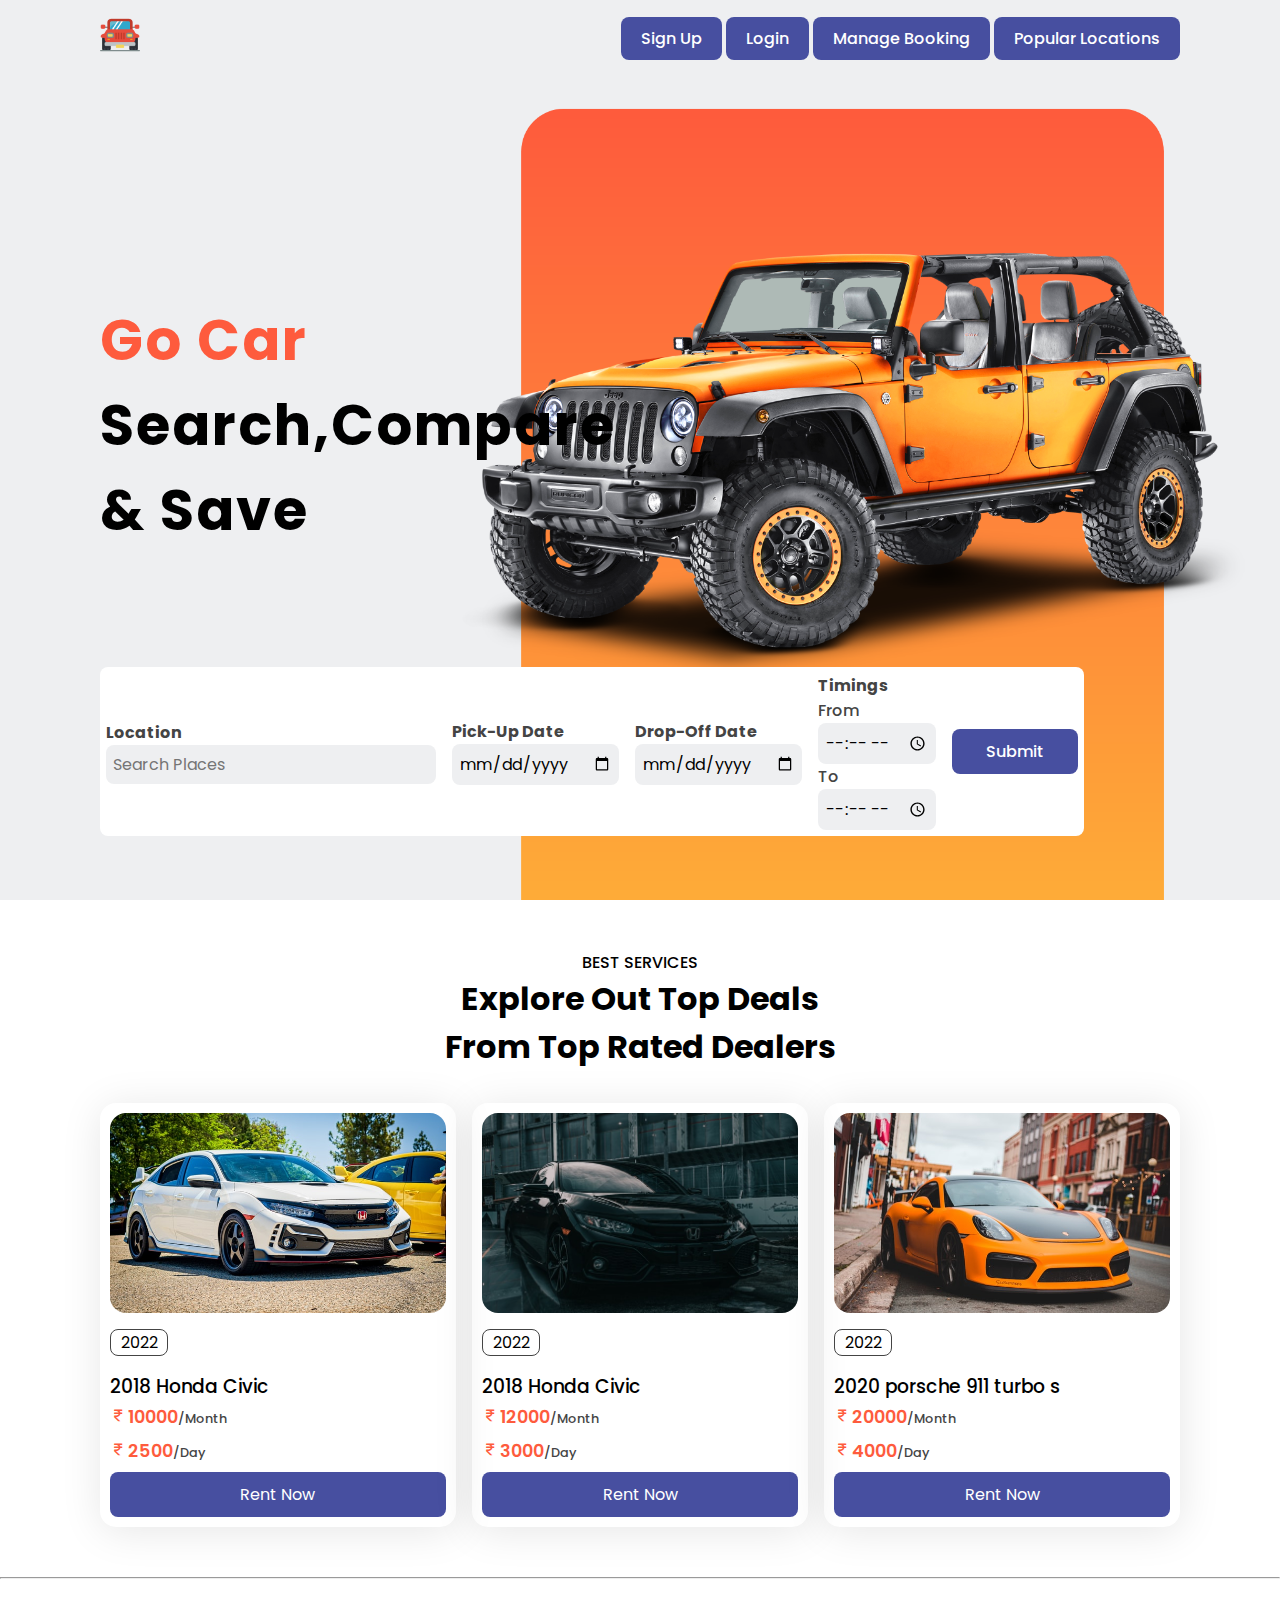
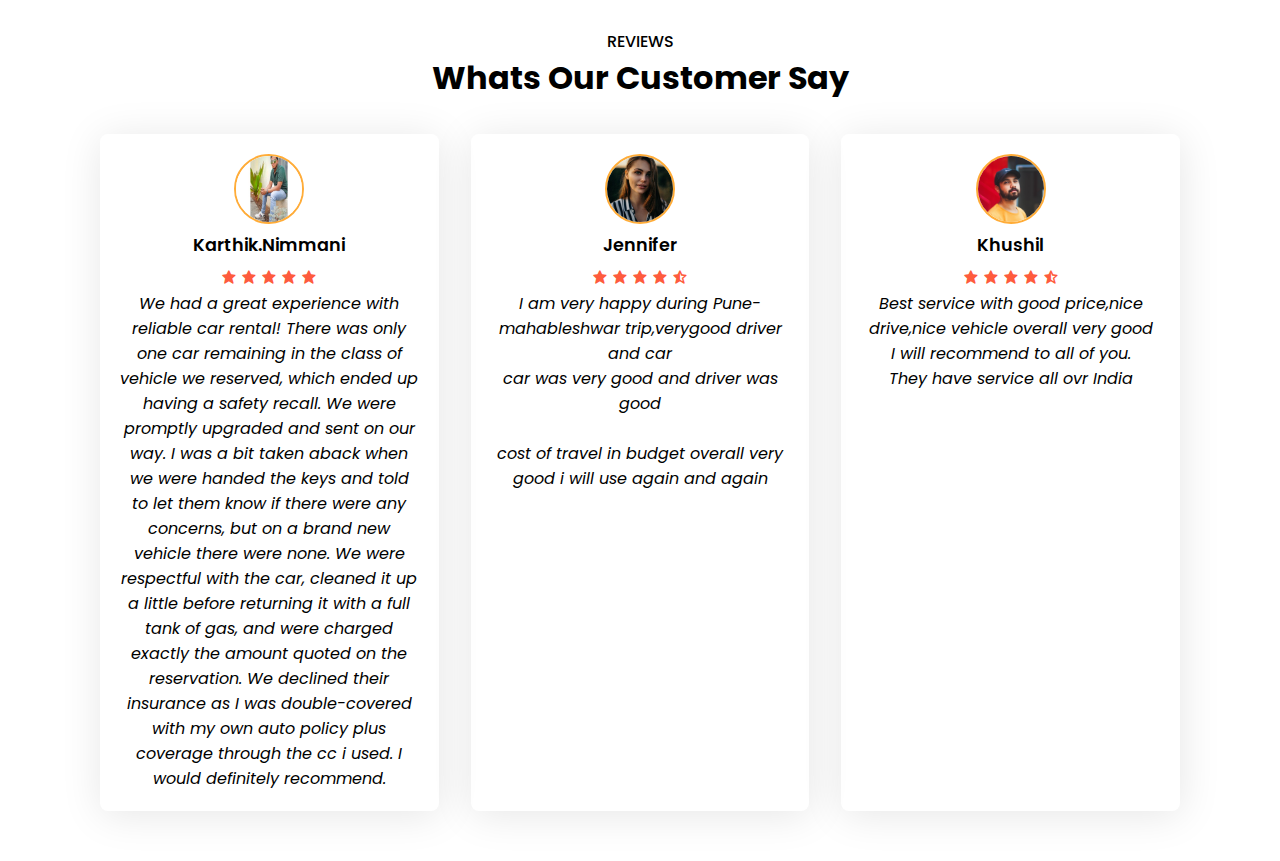
<file: Index.html>
<!DOCTYPE html>
<html lang="en">
<head>
    <meta charset="UTF-8">
    <meta http-equiv="X-UA-Compatible" content="IE=edge">
    <meta name="viewport" content="width=device-width, initial-scale=1.0">
    <title>Go Car</title>
    <link rel="icon" type="image/x-icon" href="img/jeep.png">
    <link rel="stylesheet" href="style.css">
    <!-- box icons -->
    <link rel="stylesheet"
    href="https://cdn.jsdelivr.net/npm/boxicons@latest/css/boxicons.min.css">
</head>
<body>
    <header>
        <a href="car rental.html" class="logo"><img src="img/jeep.png" alt="jeep"></a>
        

        <div class="header-btn">
            <a href="sign up .html" class="sign-in">Sign Up</a>
            <a href="#" class="login">Login</a>
            <a href="#" class="booking">Manage Booking</a>
            <a href="#" class="locations">Popular Locations</a> 
        </div>
        
    </header>

    <!-- home -->
    <section class="home" id="home">
        <div class="text">
            <h1><span>Go Car</span><br>Search,Compare & Save</h1>
            
        <br><br>    
        </div>
        <div class="form-container">
            <form action="">
                <div class="input-box">
                    <span><b>Location</b></span>
                    <input type="search" name="location" placeholder="Search Places">
                </div>
                <div class="input-box">
                    <span><b>Pick-Up Date</b></span>
                    <input type="date" name="" id="">
                </div>
                <div class="input-box">
                    <span><b>Drop-Off Date</b></span>
                    <input type="date" name="" id="">
                </div> 
                 
                <div class="input-box">
                    <span><b>Timings</b></span>
                    <span>From</span>
                    <input type="time" name="check-out">
                    <span>To</span>
                    <input type="time" name="check-in">
                </div>
                <input type="submit" name="" id="" class="btn">
            </form>    
        </div>

    </section>
    <!-- services -->
    <section class="serices" id="services">
        <div class="heading">
            <span>Best Services</span>
            <h1>Explore Out Top Deals<br>From Top Rated Dealers</h1>
        </div>
        <div class="services-container">
            <div class="box">
                <div class="box-img">
                    <img src="img/car1.jpg" alt="civic">
                </div>
                <p>2022</p>
                <h3>2018 Honda Civic</h3>
                <h2><i class='bx bx-rupee'></i>10000<span>/Month</span></h2>
                <h2><i class='bx bx-rupee'></i>2500<span>/Day</span></h2>
                <a href="#" class="btn">Rent Now</a>
            </div>



            <div class="box">
                <div class="box-img">
                    <img src="img/car3.jpg" alt="">
                </div>
                <p>2022</p>
                <h3>2018 Honda Civic</h3>
                <h2><i class='bx bx-rupee'></i>12000<span>/Month</span></h2>
                <h2><i class='bx bx-rupee'></i>3000<span>/Day</span></h2>
                <a href="#" class="btn">Rent Now</a>
            </div>



            <div class="box">
                <div class="box-img">
                    <img src="img/car6.jpg" alt="civic">
                </div>
                <p>2022</p>
                <h3>2020 porsche 911 turbo s</h3>
                <h2><i class='bx bx-rupee'></i>20000<span>/Month</span></h2>
                <h2><i class='bx bx-rupee'></i>4000<span>/Day</span></h2>
                <a href="#" class="btn">Rent Now</a>
            </div>
        </div>
        
    </section>
    <hr>
 
    <section class="reviews" id="reviews">
        <div class="heading">
            <span>Reviews</span>
            <h1>Whats Our Customer Say</h1>
        </div>
        <div class="reviews-container">
            <div class="box">
                <div class="review-img">
                    <img src="img/kar.jpg" alt="rev1">
                </div>
                <h2>Karthik.Nimmani</h2>
                <div class="stars">
                    <i class='bx bxs-star'></i>
                    <i class='bx bxs-star'></i>
                    <i class='bx bxs-star'></i>
                    <i class='bx bxs-star'></i>
                    <i class='bx bxs-star' ></i>
                </div>
                <p>We had a great experience with reliable car rental! There was only one car remaining in the class of vehicle we reserved, which ended up having a safety recall. We were promptly upgraded and sent on our way. I was a bit taken aback when we were handed the keys and told to let them know if there were any concerns, but on a brand new vehicle there were none. We were respectful with the car, cleaned it up a little before returning it with a full tank of gas, and were charged exactly the amount quoted on the reservation. We declined their insurance as I was double-covered with my own auto policy plus coverage through the cc i used. I would definitely recommend.</p>
            </div>


            <div class="box">
                <div class="review-img">
                    <img src="img/rev3.jpg" alt="rev1">
                </div>
                <h2>Jennifer</h2>
                <div class="stars">
                    <i class='bx bxs-star'></i>
                    <i class='bx bxs-star'></i>
                    <i class='bx bxs-star'></i>
                    <i class='bx bxs-star'></i>
                    <i class='bx bxs-star-half' ></i>
                </div>
                <p>I am very happy during Pune-mahableshwar trip,verygood driver and car<br>car was very good and driver was good<br><br>cost of travel in budget overall very good i will use again and again</p>
            </div>


            <div class="box">
                <div class="review-img">
                    <img src="img/rev2.jpg" alt="rev1">
                </div>
                <h2>Khushil</h2>
                <div class="stars">
                    <i class='bx bxs-star'></i>
                    <i class='bx bxs-star'></i>
                    <i class='bx bxs-star'></i>
                    <i class='bx bxs-star'></i>
                    <i class='bx bxs-star-half' ></i>
                </div>
                <p>Best service with good price,nice drive,nice vehicle overall very good <br>I will recommend to all of you.<br>They have service all ovr India</p>
            </div>
        </div>
    </section>


    
</body>
</html>
</file>
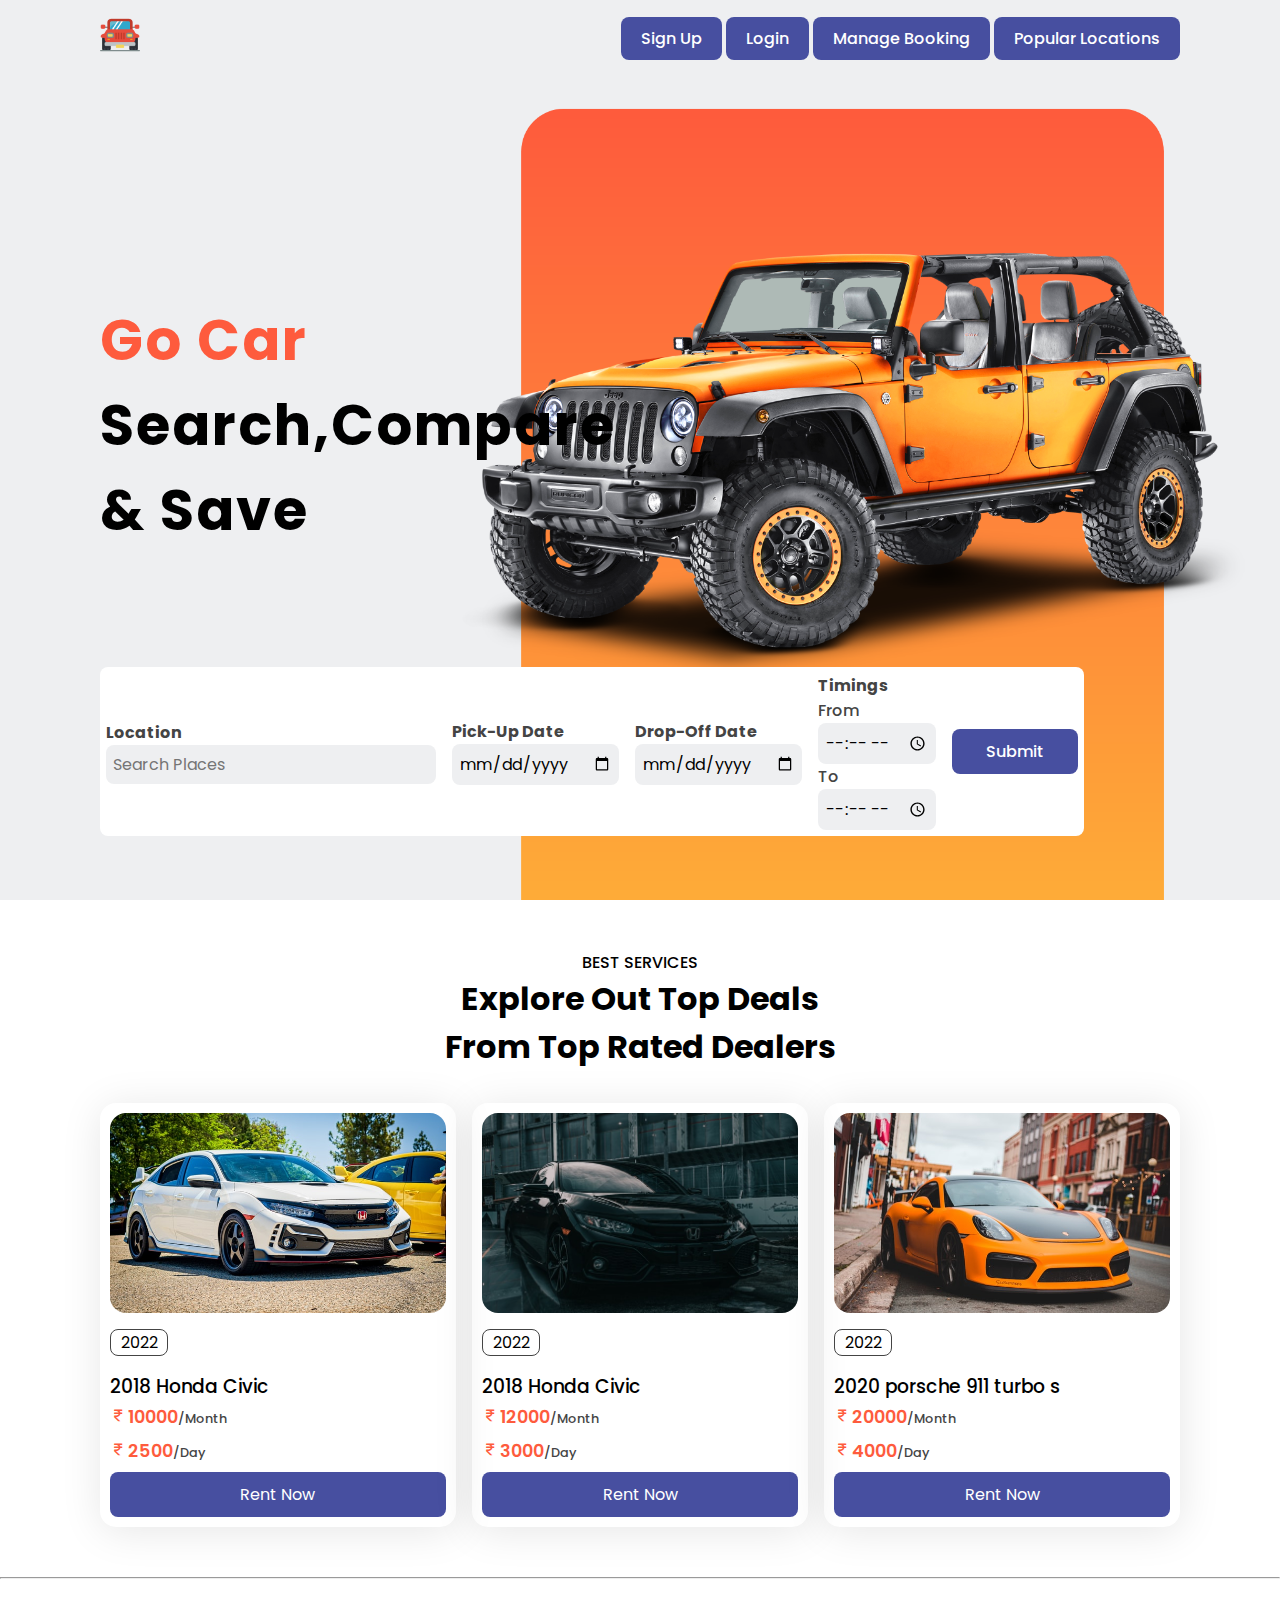
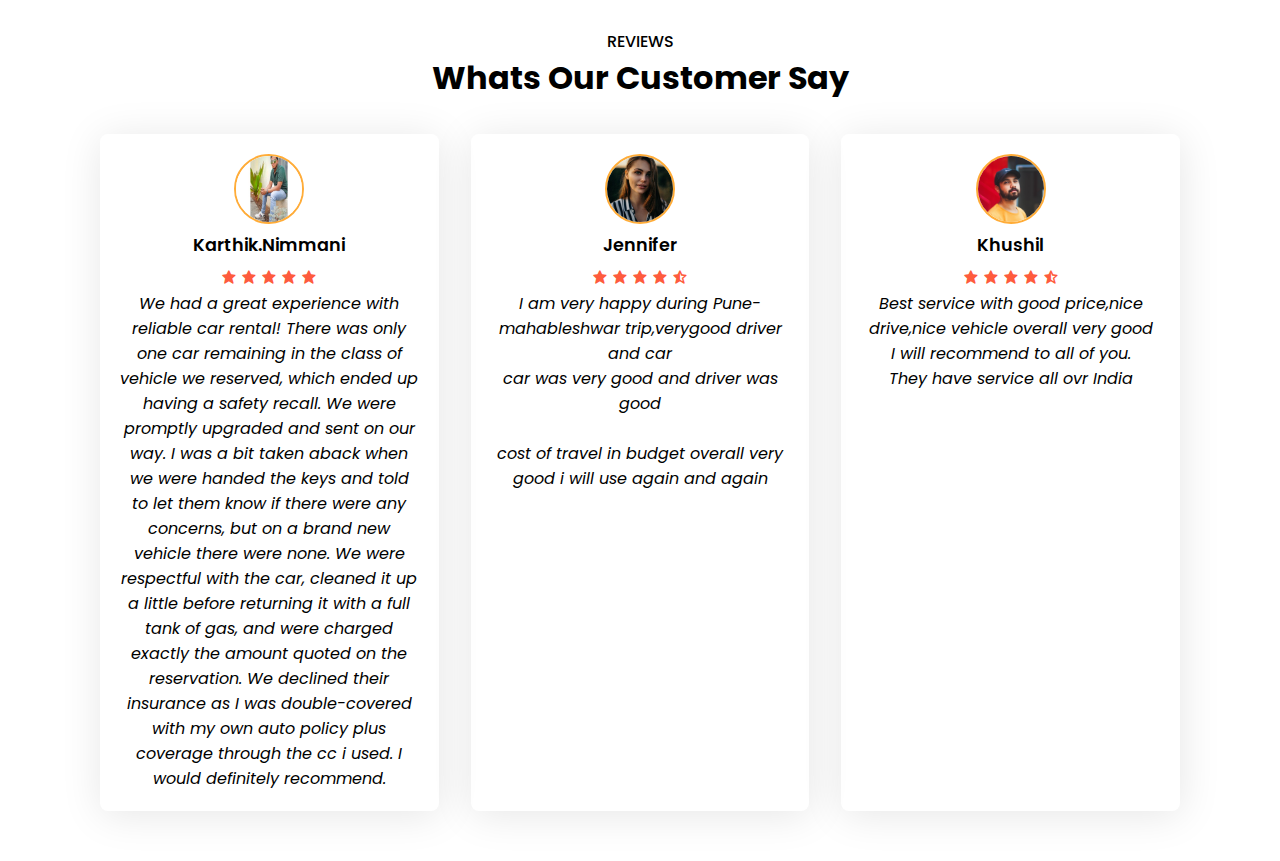
<file: car rental.html>
<!DOCTYPE html>
<html lang="en">
<head>
    <meta charset="UTF-8">
    <meta http-equiv="X-UA-Compatible" content="IE=edge">
    <meta name="viewport" content="width=device-width, initial-scale=1.0">
    <title>Go Car</title>
    <link rel="icon" type="image/x-icon" href="img/jeep.png">
    <link rel="stylesheet" href="style.css">
    <!-- box icons -->
    <link rel="stylesheet"
    href="https://cdn.jsdelivr.net/npm/boxicons@latest/css/boxicons.min.css">
</head>
<body>
    <header>
        <a href="car rental.html" class="logo"><img src="img/jeep.png" alt="jeep"></a>
        

        <div class="header-btn">
            <a href="sign up .html" class="sign-in">Sign Up</a>
            <a href="#" class="login">Login</a>
            <a href="#" class="booking">Manage Booking</a>
            <a href="#" class="locations">Popular Locations</a> 
        </div>
        
    </header>

    <!-- home -->
    <section class="home" id="home">
        <div class="text">
            <h1><span>Go Car</span><br>Search,Compare & Save</h1>
            
        <br><br>    
        </div>
        <div class="form-container">
            <form action="">
                <div class="input-box">
                    <span><b>Location</b></span>
                    <input type="search" name="location" placeholder="Search Places">
                </div>
                <div class="input-box">
                    <span><b>Pick-Up Date</b></span>
                    <input type="date" name="" id="">
                </div>
                <div class="input-box">
                    <span><b>Drop-Off Date</b></span>
                    <input type="date" name="" id="">
                </div> 
                 
                <div class="input-box">
                    <span><b>Timings</b></span>
                    <span>From</span>
                    <input type="time" name="check-out">
                    <span>To</span>
                    <input type="time" name="check-in">
                </div>
                <input type="submit" name="" id="" class="btn">
            </form>    
        </div>

    </section>
    <!-- services -->
    <section class="serices" id="services">
        <div class="heading">
            <span>Best Services</span>
            <h1>Explore Out Top Deals<br>From Top Rated Dealers</h1>
        </div>
        <div class="services-container">
            <div class="box">
                <div class="box-img">
                    <img src="img/car1.jpg" alt="civic">
                </div>
                <p>2022</p>
                <h3>2018 Honda Civic</h3>
                <h2><i class='bx bx-rupee'></i>10000<span>/Month</span></h2>
                <h2><i class='bx bx-rupee'></i>2500<span>/Day</span></h2>
                <a href="#" class="btn">Rent Now</a>
            </div>



            <div class="box">
                <div class="box-img">
                    <img src="img/car3.jpg" alt="">
                </div>
                <p>2022</p>
                <h3>2018 Honda Civic</h3>
                <h2><i class='bx bx-rupee'></i>12000<span>/Month</span></h2>
                <h2><i class='bx bx-rupee'></i>3000<span>/Day</span></h2>
                <a href="#" class="btn">Rent Now</a>
            </div>



            <div class="box">
                <div class="box-img">
                    <img src="img/car6.jpg" alt="civic">
                </div>
                <p>2022</p>
                <h3>2020 porsche 911 turbo s</h3>
                <h2><i class='bx bx-rupee'></i>20000<span>/Month</span></h2>
                <h2><i class='bx bx-rupee'></i>4000<span>/Day</span></h2>
                <a href="#" class="btn">Rent Now</a>
            </div>
        </div>
        
    </section>
    <hr>
 
    <section class="reviews" id="reviews">
        <div class="heading">
            <span>Reviews</span>
            <h1>Whats Our Customer Say</h1>
        </div>
        <div class="reviews-container">
            <div class="box">
                <div class="review-img">
                    <img src="img/kar.jpg" alt="rev1">
                </div>
                <h2>Karthik.Nimmani</h2>
                <div class="stars">
                    <i class='bx bxs-star'></i>
                    <i class='bx bxs-star'></i>
                    <i class='bx bxs-star'></i>
                    <i class='bx bxs-star'></i>
                    <i class='bx bxs-star' ></i>
                </div>
                <p>We had a great experience with reliable car rental! There was only one car remaining in the class of vehicle we reserved, which ended up having a safety recall. We were promptly upgraded and sent on our way. I was a bit taken aback when we were handed the keys and told to let them know if there were any concerns, but on a brand new vehicle there were none. We were respectful with the car, cleaned it up a little before returning it with a full tank of gas, and were charged exactly the amount quoted on the reservation. We declined their insurance as I was double-covered with my own auto policy plus coverage through the cc i used. I would definitely recommend.</p>
            </div>


            <div class="box">
                <div class="review-img">
                    <img src="img/rev3.jpg" alt="rev1">
                </div>
                <h2>Jennifer</h2>
                <div class="stars">
                    <i class='bx bxs-star'></i>
                    <i class='bx bxs-star'></i>
                    <i class='bx bxs-star'></i>
                    <i class='bx bxs-star'></i>
                    <i class='bx bxs-star-half' ></i>
                </div>
                <p>I am very happy during Pune-mahableshwar trip,verygood driver and car<br>car was very good and driver was good<br><br>cost of travel in budget overall very good i will use again and again</p>
            </div>


            <div class="box">
                <div class="review-img">
                    <img src="img/rev2.jpg" alt="rev1">
                </div>
                <h2>Khushil</h2>
                <div class="stars">
                    <i class='bx bxs-star'></i>
                    <i class='bx bxs-star'></i>
                    <i class='bx bxs-star'></i>
                    <i class='bx bxs-star'></i>
                    <i class='bx bxs-star-half' ></i>
                </div>
                <p>Best service with good price,nice drive,nice vehicle overall very good <br>I will recommend to all of you.<br>They have service all ovr India</p>
            </div>
        </div>
    </section>


    
</body>
</html>
</file>
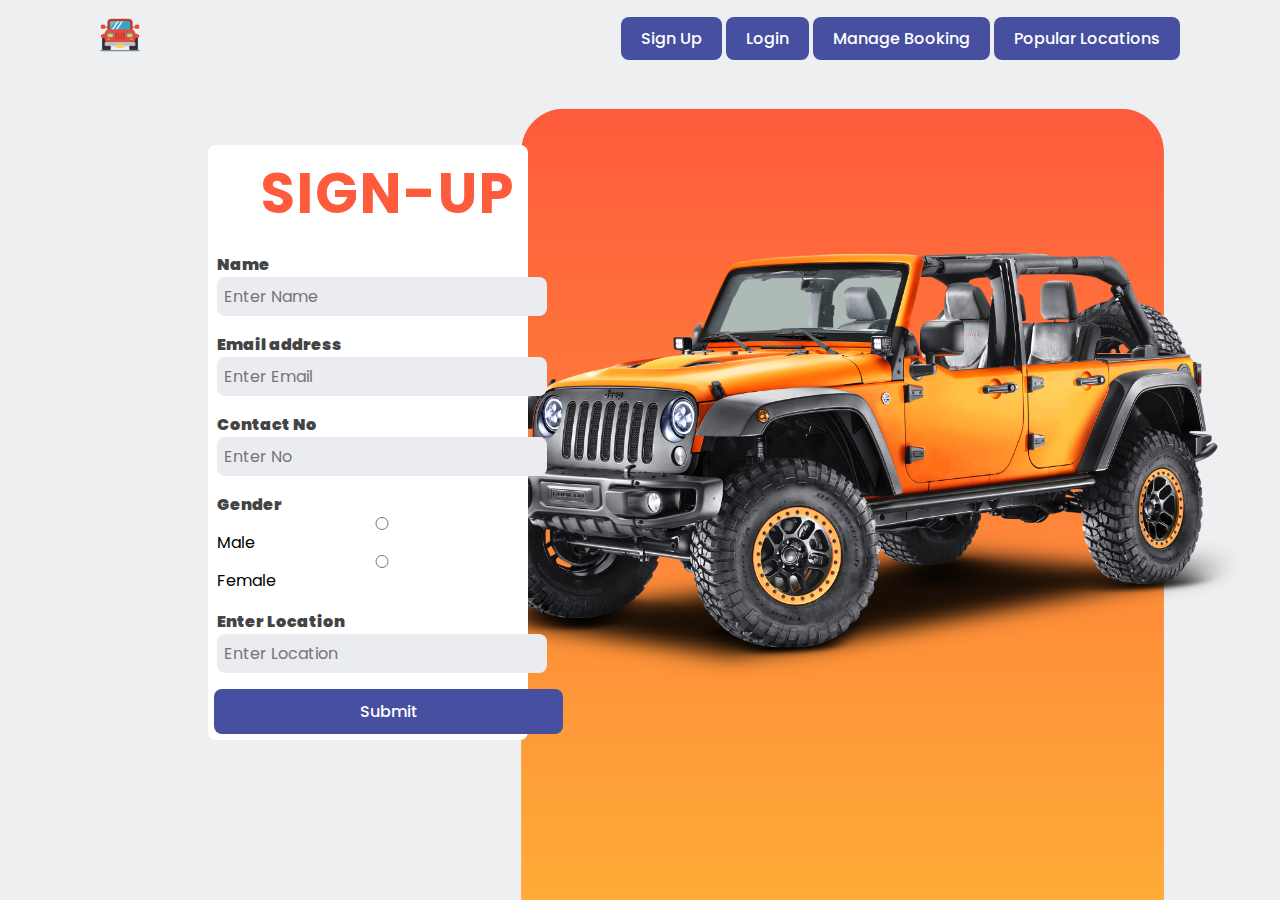
<file: sign up .html>
<!DOCTYPE html>
<html lang="en">
<head>
    <meta charset="UTF-8">
    <meta http-equiv="X-UA-Compatible" content="IE=edge">
    <meta name="viewport" content="width=device-width, initial-scale=1.0">
    <title>Go Car</title>
    <link rel="stylesheet" href="signup.css">
    <link rel="icon" type="image/x-icon" href="img/jeep.png">
     <!-- box icons -->
     <link rel="stylesheet"
     href="https://cdn.jsdelivr.net/npm/boxicons@latest/css/boxicons.min.css">
</head>
<body>
    <header>
        <a href="car rental.html" class="logo"><img src="img/jeep.png" alt="jeep"></a>
         

        <div class="header-btn">
            <a href="#" class="sign-in">Sign Up</a>
            <a href="#" class="login">Login</a>
            <a href="#" class="booking">Manage Booking</a>
            <a href="#" class="locations">Popular Locations</a> 
        </div>
        
    </header>
    <sction class="home" id="home">
        <div class="form-container">
            <div class="form">
                <form action="">
                    <div class="text">
                        <h1>SIGN-UP</h1>
                    </div>
                    <div class="input-box">
                        <span>Name</span>
                        <input type="text" name="name" id="" placeholder="Enter Name">
                    </div>
                    <div class="input-box">
                        <span>Email address</span>
                        <input type="email" name="email" id="" placeholder="Enter Email">
                    </div>
                    <div class="input-box">
                        <span>Contact No</span>
                        <input type="number" name="contact no" id="" placeholder="Enter No">
                    </div>
                    <div class="input-box">
                        <span>Gender</span>
                        <input type="radio" name="gender" id="">Male
                        <input type="radio" name="gender" id="">Female
                    </div>
                    <div class="input-box">
                        <span>Enter Location</span>
                        <input type="search" name="location" id="" placeholder="Enter Location">
                    </div>
                    <input type="submit" name="submit" id="" class="btn">
                    

                </form>
            </div>
        </div>
    </sction>
    
</body>
</html>
</file>
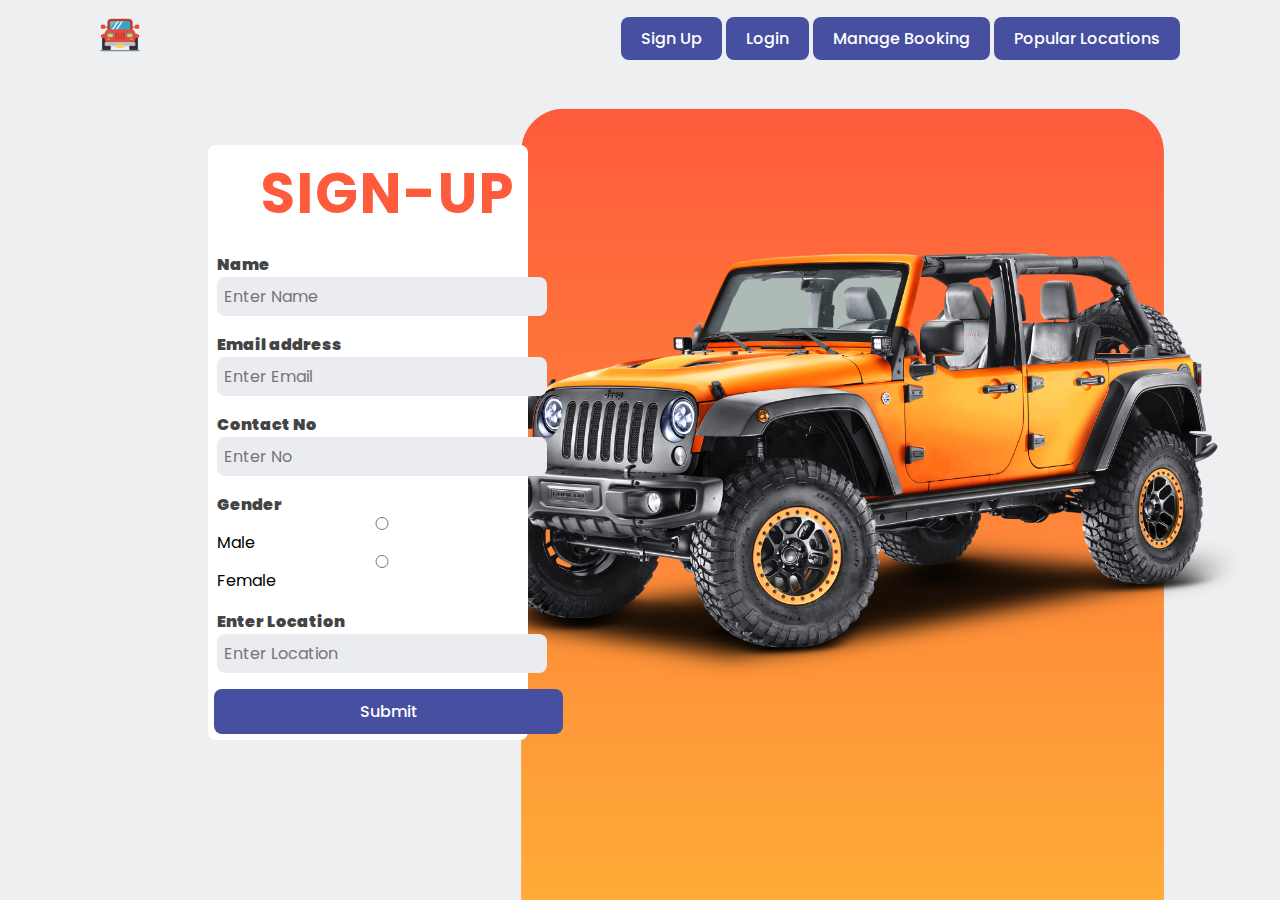
<file: sign-up.html>
<!DOCTYPE html>
<html lang="en">
<head>
    <meta charset="UTF-8">
    <meta http-equiv="X-UA-Compatible" content="IE=edge">
    <meta name="viewport" content="width=device-width, initial-scale=1.0">
    <title>Go Car</title>
    <link rel="stylesheet" href="signup.css">
    <link rel="icon" type="image/x-icon" href="img/jeep.png">
     <!-- box icons -->
     <link rel="stylesheet"
     href="https://cdn.jsdelivr.net/npm/boxicons@latest/css/boxicons.min.css">
</head>
<body>
    <header>
        <a href="car rental.html" class="logo"><img src="img/jeep.png" alt="jeep"></a>
         

        <div class="header-btn">
            <a href="#" class="sign-in">Sign Up</a>
            <a href="#" class="login">Login</a>
            <a href="#" class="booking">Manage Booking</a>
            <a href="#" class="locations">Popular Locations</a> 
        </div>
        
    </header>
    <sction class="home" id="home">
        <div class="form-container">
            <div class="form">
                <form action="">
                    <div class="text">
                        <h1>SIGN-UP</h1>
                    </div>
                    <div class="input-box">
                        <span>Name</span>
                        <input type="text" name="name" id="" placeholder="Enter Name">
                    </div>
                    <div class="input-box">
                        <span>Email address</span>
                        <input type="email" name="email" id="" placeholder="Enter Email">
                    </div>
                    <div class="input-box">
                        <span>Contact No</span>
                        <input type="number" name="contact no" id="" placeholder="Enter No">
                    </div>
                    <div class="input-box">
                        <span>Gender</span>
                        <input type="radio" name="gender" id="">Male
                        <input type="radio" name="gender" id="">Female
                    </div>
                    <div class="input-box">
                        <span>Enter Location</span>
                        <input type="search" name="location" id="" placeholder="Enter Location">
                    </div>
                    <input type="submit" name="submit" id="" class="btn">
                    

                </form>
            </div>
        </div>
    </sction>
    
</body>
</html>
</file>
<file: style.css>
/* Google Fonts */
@import url('https://fonts.googleapis.com/css2?family=Poppins:wght@200;300;400;500;600;700&display=swap');
*{
    margin: 0;
    padding: 0;
    box-sizing: border-box;
 
    text-decoration: none;
    font-family: 'Poppins', sans-serif;
}
:root{
    --main-color:#fe5b3d;
    --second-color:#ffac38;
    --text-color:#444;
    --gradient: linear-gradient(#fe5b3d,#ffac38);
}
section{
    padding: 50px 100px;
}
header{
    position: fixed;
    width: 100%;
    top: 0;
    right: 0;
    z-index: 1000;
    display: flex;
    align-items: center;
    justify-content: space-between;
    background: #eeeff1;
    padding: 15px 100px;
}
.logo img{
    width: 40px;
}
.header-btn a{
    padding: 10px 20px;
    color: var(--text-color);
    font-weight: 500;
}
.header-btn .sign-in{
    background: #474fa0;
    color: #fff;
    border-radius: 0.5rem;
}
.header-btn .login{
    background: #474fa0;
    color: #fff;
    border-radius: 0.5rem;
}
.header-btn .booking{
    background: #474fa0;
    color: #fff;
    border-radius: 0.5rem;
}
.header-btn .locations{
    background: #474fa0;
    color: #fff;
    border-radius: 0.5rem;
}
.sign-in:hover,.login:hover,.locations:hover,.booking:hover{
    background: var(--main-color);
}
.home{
    width: 100%;
    min-height: 100vh;
    position: relative;
    background-image: url(img/Car\ Website\ –\ 1@2x.png);
    background-repeat:no-repeat;
    background-position: center right;
    background-size: cover;
    display: grid;
    align-items: center;
    grid-template-columns: repeat(2,1fr);

}
.text h1{
    font-size: 3.5rem;
    letter-spacing: 2px;
}
.text span{
    color: var(--main-color);
}
.form-container form{
    display: flex;
    flex-wrap: wrap;
    align-items: center;
    gap: 1rem;
    position: absolute;
    bottom: 4rem;
    left: 100px;
    background: #fff;
    padding: 6px;
    border-radius: 0.5rem;

}
.input-box{
    flex: 1 1 7em;
    display: flex;
    flex-direction:column;
}
.input-box span{
    font-weight: 500;
    color:var(--text-color);
}
.input-box input{
    padding: 7px;
    outline: none;
    border: none;
    background: #eeeff1;
    border-radius: 0.5rem;
    font-size: 1rem;

}
.form-container form .btn{
    flex: 1 1 7rem;
    padding: 10px 34px;
    border: none;
    border-radius: 0.5rem;
    background-color: #474fa0;
    color: #fff;
    font-size: 1rem;
    font-weight: 500;
}
.form-container form .btn:hover{
    background: var(--main-color);
}
.heading{
    text-align: center;
}
.heading span{
    font-weight: 500;
    text-transform: uppercase;
}
.heading h1{
    font-size: 2rem;
}
.services-container{
    display: grid;
    grid-template-columns: repeat(auto-fit,minmax(300px,auto));
    gap: 1rem;
    margin-top: 2rem;
}
.services-container .box{
    padding: 10px;
    border-radius: 1rem;
    box-shadow: 1px 4px 41px rgba(0,0,0,0.1);
}
.services-container .box .box-img{
    width: 100%;
    height: 200px;
}
.services-container .box .box-img img{
    width: 100%;
    height: 100%;
    border-radius: 1rem;
    object-fit: cover;
    object-position: center;
}
.services-container .box p{
    padding: 0 10px;
    border: 1px solid var(--text-color);
    width: 58px;
    border-radius: 0.5rem;
    margin: 1rem 0 1rem;

}
.services-container .box h3{
    font-weight: 500;
}
.services-container .box h2{
    font-size: 1.1rem;
    font-weight: 600;
    color: var(--main-color);
    margin: 0.2rem 0 0.5rem;


}
.services-container .box h2 span{
    font-size: 0.8rem;
    font-weight: 500;
    color: var(--text-color);
}
.services-container .box .btn{
    display: flex;
    justify-content: center;
    background-color: #474fa0;
    color: #fff;
    padding: 10px;
    border-radius: 0.5rem;
}
.services-container .box .btn:hover{
    background-color: var(--main-color);
}
.reviews-container{
    display: grid;
    grid-template-columns: repeat(auto-fit,minmax(250px,auto));
    gap: 2rem;
    margin-top: 2rem;
     
     
}
.review-img{
    width: 70px;
    height: 70px;
}
.review-img img{
    width: 100%;
    height: 100%;
    border-radius: 50%;
    object-fit: cover;
    object-position: center;
    border: 2px solid var(--second-color);
}
.reviews-container .box{
    display: flex;
    flex-direction: column;
    align-items: center;
    text-align: center;
    padding: 20px;
    box-shadow: 1px 4px 41px rgba(0,0,0,0.1);
    border-radius: 0.5rem;
}
.reviews-container .box h2{
    font-size: 1.1rem;
    font-weight: 600;
    margin: 0.5rem 0 0.5rem;
}
.reviews-container .box p{
    font-style: italic;
}
.reviews-container .box .stars .bx{
    color: var(--main-color);
}
</file>
<file: signup.css>
/* Google Fonts */
@import url('https://fonts.googleapis.com/css2?family=Poppins:wght@200;300;400;500;600;700&display=swap');
*{
    margin: 0;
    padding: 0;
    box-sizing: border-box;
 
    text-decoration: none;
    font-family: 'Poppins', sans-serif;
}
:root{
    --main-color:#fe5b3d;
    --second-color:#ffac38;
    --text-color:#444;
    --gradient: linear-gradient(#fe5b3d,#ffac38);
}
section{
    padding: 50px 100px;
}
header{
    position: fixed;
    width: 100%;
    top: 0;
    right: 0;
    z-index: 1000;
    display: flex;
    align-items: center;
    justify-content: space-between;
    background: #eeeff1;
    padding: 15px 100px;
}
.logo img{
    width: 40px;
}
.header-btn a{
    padding: 10px 20px;
    color: var(--text-color);
    font-weight: 500;
}
.header-btn .sign-in{
    background: #474fa0;
    color: #fff;
    border-radius: 0.5rem;
}
.header-btn .login{
    background: #474fa0;
    color: #fff;
    border-radius: 0.5rem;
}
.header-btn .booking{
    background: #474fa0;
    color: #fff;
    border-radius: 0.5rem;
}
.header-btn .locations{
    background: #474fa0;
    color: #fff;
    border-radius: 0.5rem;
}
.sign-in:hover,.login:hover,.locations:hover,.booking:hover{
    background: var(--main-color);
}
.home{
    width: 100%;
    min-height: 100vh;
    position: relative;
    background-image: url(img/Car\ Website\ –\ 1@2x.png);
    background-repeat:no-repeat;
    background-position: center right;
    background-size: cover;
    display: grid;
    align-items: center;
    grid-template-columns: repeat(2,1fr);

}
.text h1{
    font-size: 3.5rem;
    letter-spacing: 2px;
}
.text span{
    color: var(--main-color);
}
/* .form-container form{
    display: flex;
    flex-wrap: wrap;
    align-items: center;
    gap: 1rem;
    position: absolute;
    bottom: 4rem;
    left: 100px;
    background: #fff;
    padding: 6px;
    border-radius: 0.5rem; */

/* } */
.form-container form{
    display: grid;
    flex-wrap: wrap;
    align-items: center;
    gap: 1rem;
    position: absolute;
    bottom: 10rem;
    left: 13rem;
    background: #fff;
    padding: 6px;
    border-radius: 0.5rem;
    
    width:25%;
    box-shadow: inset;
    
}
.input-box{
    flex: 1 1 7em;
    display:grid;
    flex-direction:column;
    padding-left: 0.2rem;
    padding-right: 1rem;

}
.input-box span{
    font-weight: 1000;
    color:var(--text-color);
}
.input-box input{
    padding: 7px;
    outline: none;
    border: none;
    background: #ebecf0;
    border-radius: 0.5rem;
    font-size: 1rem;

}
.form-container form .btn{
    flex: 1 1 7rem;
    padding: 10px 34px;
    border: none;
    border-radius: 0.5rem;
    background-color: #474fa0;
    color: #fff;
    font-size: 1rem;
    font-weight: 500;
}
.form-container form .btn:hover{
    background: var(--main-color);
}
.form-container h1{
    text-align: center;
    color: var(--main-color);
}
</file>
